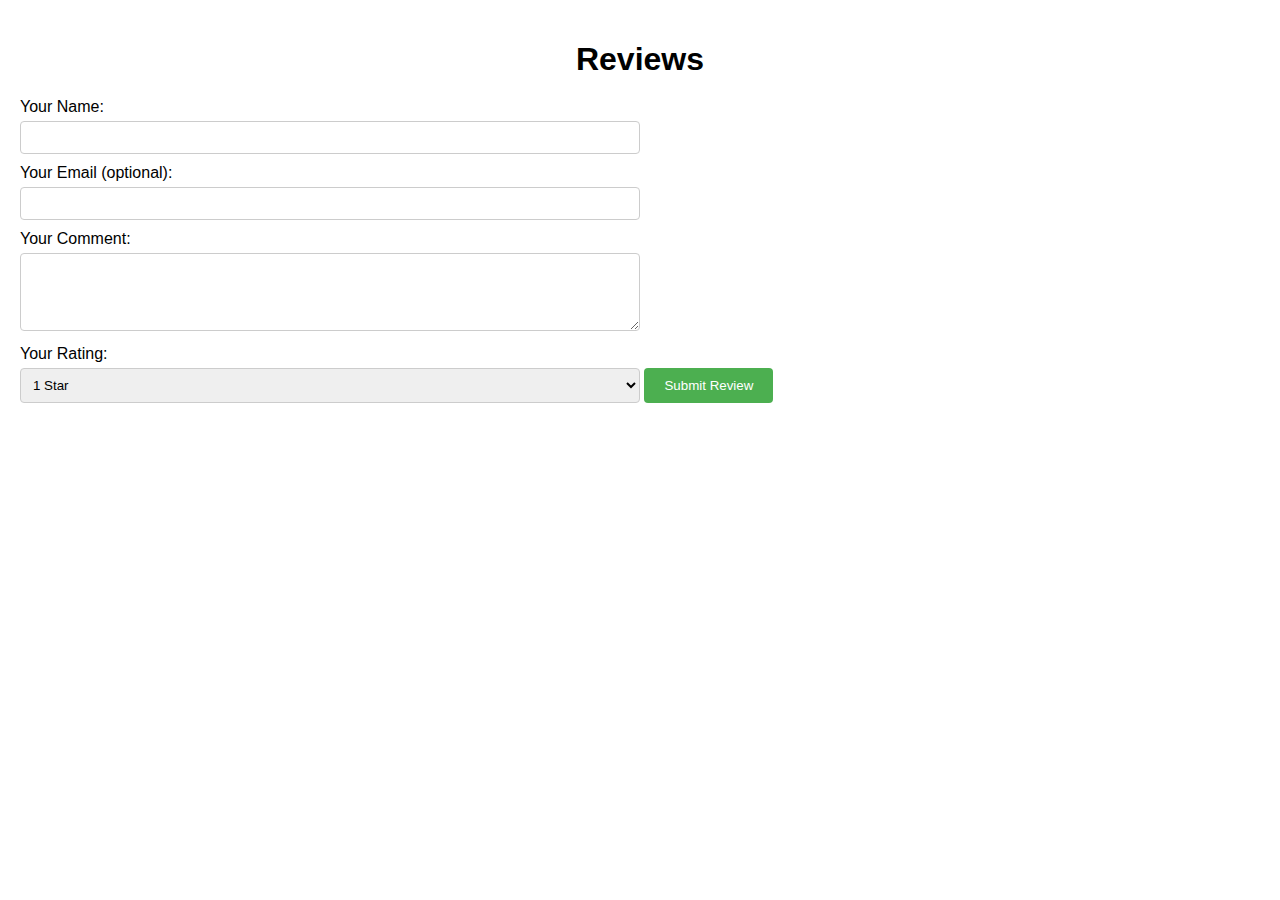
<file: reviews.html>
<!DOCTYPE html>
<html lang="en">
<head>
    <meta charset="UTF-8">
    <meta http-equiv="X-UA-Compatible" content="IE=edge">
    <meta name="viewport" content="width=device-width, initial-scale=1.0">
    <title>Website Reviews</title>
    <link rel="stylesheet" href="styles1.css"> <!-- Include your CSS file -->
</head>
<body>
    <h1>Reviews</h1>

    <!-- Existing Reviews Section -->
    <div id="existing-reviews">
        <!-- Display existing reviews here dynamically using JavaScript -->
    </div>

    <!-- Form for Leaving Reviews -->
    <form id="review-form">
        <label for="name">Your Name:</label>
        <input type="text" id="name" required>
        <label for="email">Your Email (optional):</label>
        <input type="email" id="email">
        <label for="comment">Your Comment:</label>
        <textarea id="comment" rows="4" required></textarea>
        <label for="rating">Your Rating:</label>
        <select id="rating" required>
            <option value="1">1 Star</option>
            <option value="2">2 Stars</option>
            <option value="3">3 Stars</option>
            <option value="4">4 Stars</option>
            <option value="5">5 Stars</option>
        </select>
        <button type="submit">Submit Review</button>
    </form>

    <script src="main.js"></script> <!-- Include your JavaScript file -->
</body>
</html>
</file>
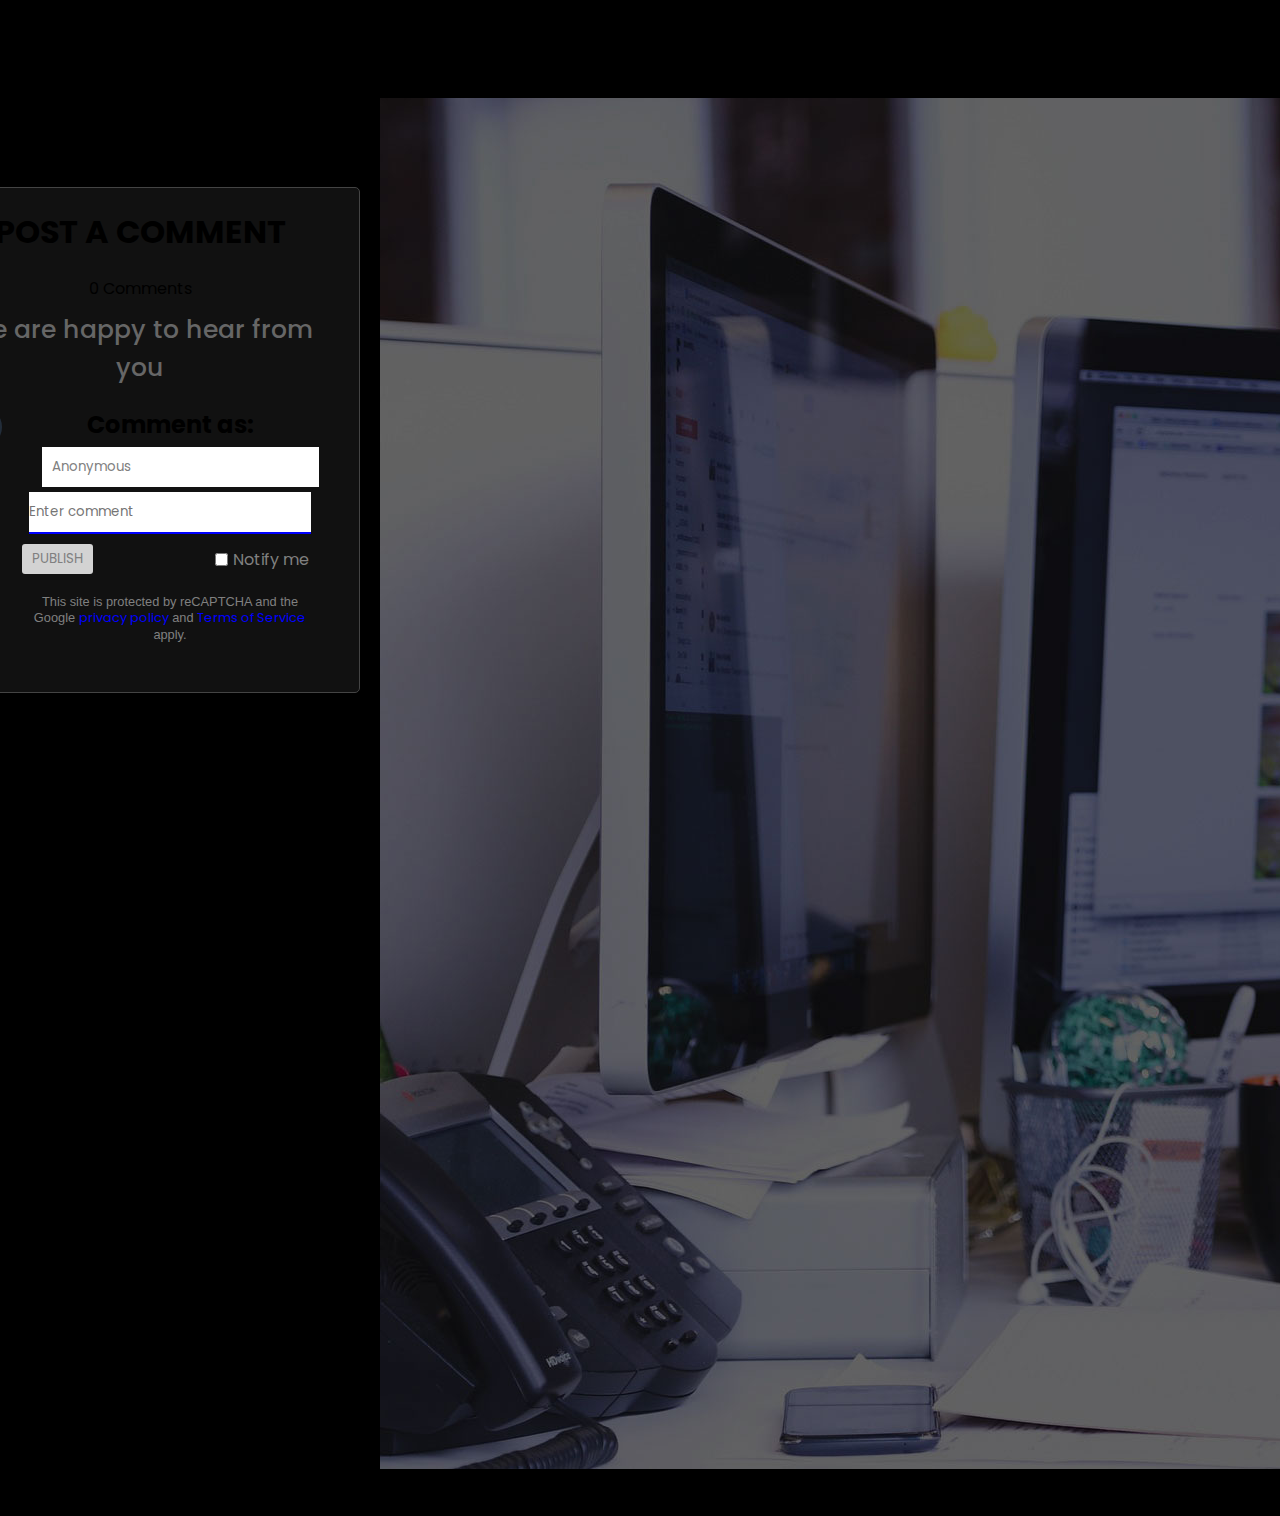
<file: star.html>
<!DOCTYPE html>
<html lang="en">
<head>
    <meta charset="UTF-8">
    <meta name="viewport" content="width=device-width, initial-scale=1.0">
    <title>UI/UX Comment Section Design with Star Rating</title>
    <link rel="stylesheet" href="index.css">
    <link rel="stylesheet" href="star.css">
    <link rel="stylesheet" href="https://cdnjs.cloudflare.com/ajax/libs/font-awesome/5.15.3/css/all.min.css">
</head>
<body>

<div class="container">
    <div class="head">
        <h1>Post a Comment</h1>
    </div>
    <div><span id="comment">0</span> Comments</div>
    <div class="text">
        <p>We are happy to hear from you</p>
    </div>
    <div class="comments"></div>
    <div class="commentbox">
        <img src="user1.png" alt="">
        <div class="content">
            <h2>Comment as: </h2>
            <input type="text" value="Anonymous" class="user">
            <div class="commentinput">
                <input type="text" placeholder="Enter comment" class="usercomment">
                <div class="buttons">
                    <button type="submit" disabled id="publish">Publish</button>
                    <div class="notify">
                        <input type="checkbox" class="notifyinput"> <span>Notify me</span>
                    </div>
                </div>
            </div>
            <p class="policy">This site is protected by reCAPTCHA and the Google <a href="">privacy policy</a> and <a href="">Terms of Service</a> apply.</p>
        </div>
    </div>
</div>

<div class="star-container">
    <div class="star-content">
        <div class="post">
            <div class="text">Thanks for rating us!</div>
            <div class="edit">EDIT</div>
        </div>
        <div class="star-widget">
            <input type="radio" name="rate" id="rate-5">
            <label for="rate-5" class="fas fa-star"></label>
            <input type="radio" name="rate" id="rate-4">
            <label for="rate-4" class="fas fa-star"></label>
            <input type="radio" name="rate" id="rate-3">
            <label for="rate-3" class="fas fa-star"></label>
            <input type="radio" name="rate" id="rate-2">
            <label for="rate-2" class="fas fa-star"></label>
            <input type="radio" name="rate" id="rate-1">
            <label for="rate-1" class="fas fa-star"></label>
            <form action="#">
                <header></header>
                <div class="textarea">
                    <textarea cols="30" placeholder="Describe your experience.."></textarea>
                </div>
                <div class="btn">
                    <button type="submit">Post</button>
                </div>
            </form>
        </div>
    </div>
    <div class="review-content">
        <h2>Review Content</h2>
        <div class="video-review">
            <iframe width="560" height="315" src="https://www.youtube.com/embed/dQw4w9WgXcQ" frameborder="0" allowfullscreen></iframe>
        </div>
        <div class="image-review">
            <img src="images/img1.1.jpg" alt="Sample Image">
        </div>
    </div>
</div>

<script>
    const btn = document.querySelector("button");
    const post = document.querySelector(".post");
    const widget = document.querySelector(".star-widget");
    const editBtn = document.querySelector(".edit");
    btn.onclick = () => {
        widget.style.display = "none";
        post.style.display = "block";
        editBtn.onclick = () => {
            widget.style.display = "block";
            post.style.display = "none";
        }
        return false;
    }

    const USERID = {
        name: null,
        identity: null,
        image: null,
        message: null,
        date: null
    }

    const userComment = document.querySelector(".usercomment");
    const publishBtn = document.querySelector("#publish");
    const comments = document.querySelector(".comments");
    const userName = document.querySelector(".user");
    const notify = document.querySelector(".notifyinput");

    userComment.addEventListener("input", e => {
        if (!userComment.value) {
            publishBtn.setAttribute("disabled", "disabled");
            publishBtn.classList.remove("abled")
        } else {
            publishBtn.removeAttribute("disabled");
            publishBtn.classList.add("abled")
        }
    })

    function addPost() {
        if (!userComment.value) return;
        USERID.name = userName.value;
        if (USERID.name === "Anonymous") {
            USERID.identity = false;
            USERID.image = "anonymous.png"
        } else {
            USERID.identity = true;
            USERID.image = "user.png"
        }

        USERID.message = userComment.value;
        USERID.date = new Date().toLocaleString();
        let published =
            `<div class="parents">
            <img src="${USERID.image}">
            <div>
                <h1>${USERID.name}</h1>
                <p>${USERID.message}</p>
                <div class="engagements"><img src="like.png" id="like"><img src="share.png" alt=""></div>
                <span class="date">${USERID.date}</span>
            </div>    
        </div>`

        comments.innerHTML += published;
        userComment.value = "";
        publishBtn.classList.remove("abled")

        let commentsNum = document.querySelectorAll(".parents").length;
        document.getElementById("comment").textContent = commentsNum;
    }

    publishBtn.addEventListener("click", addPost);
</script>

</body>
</html>
</file>
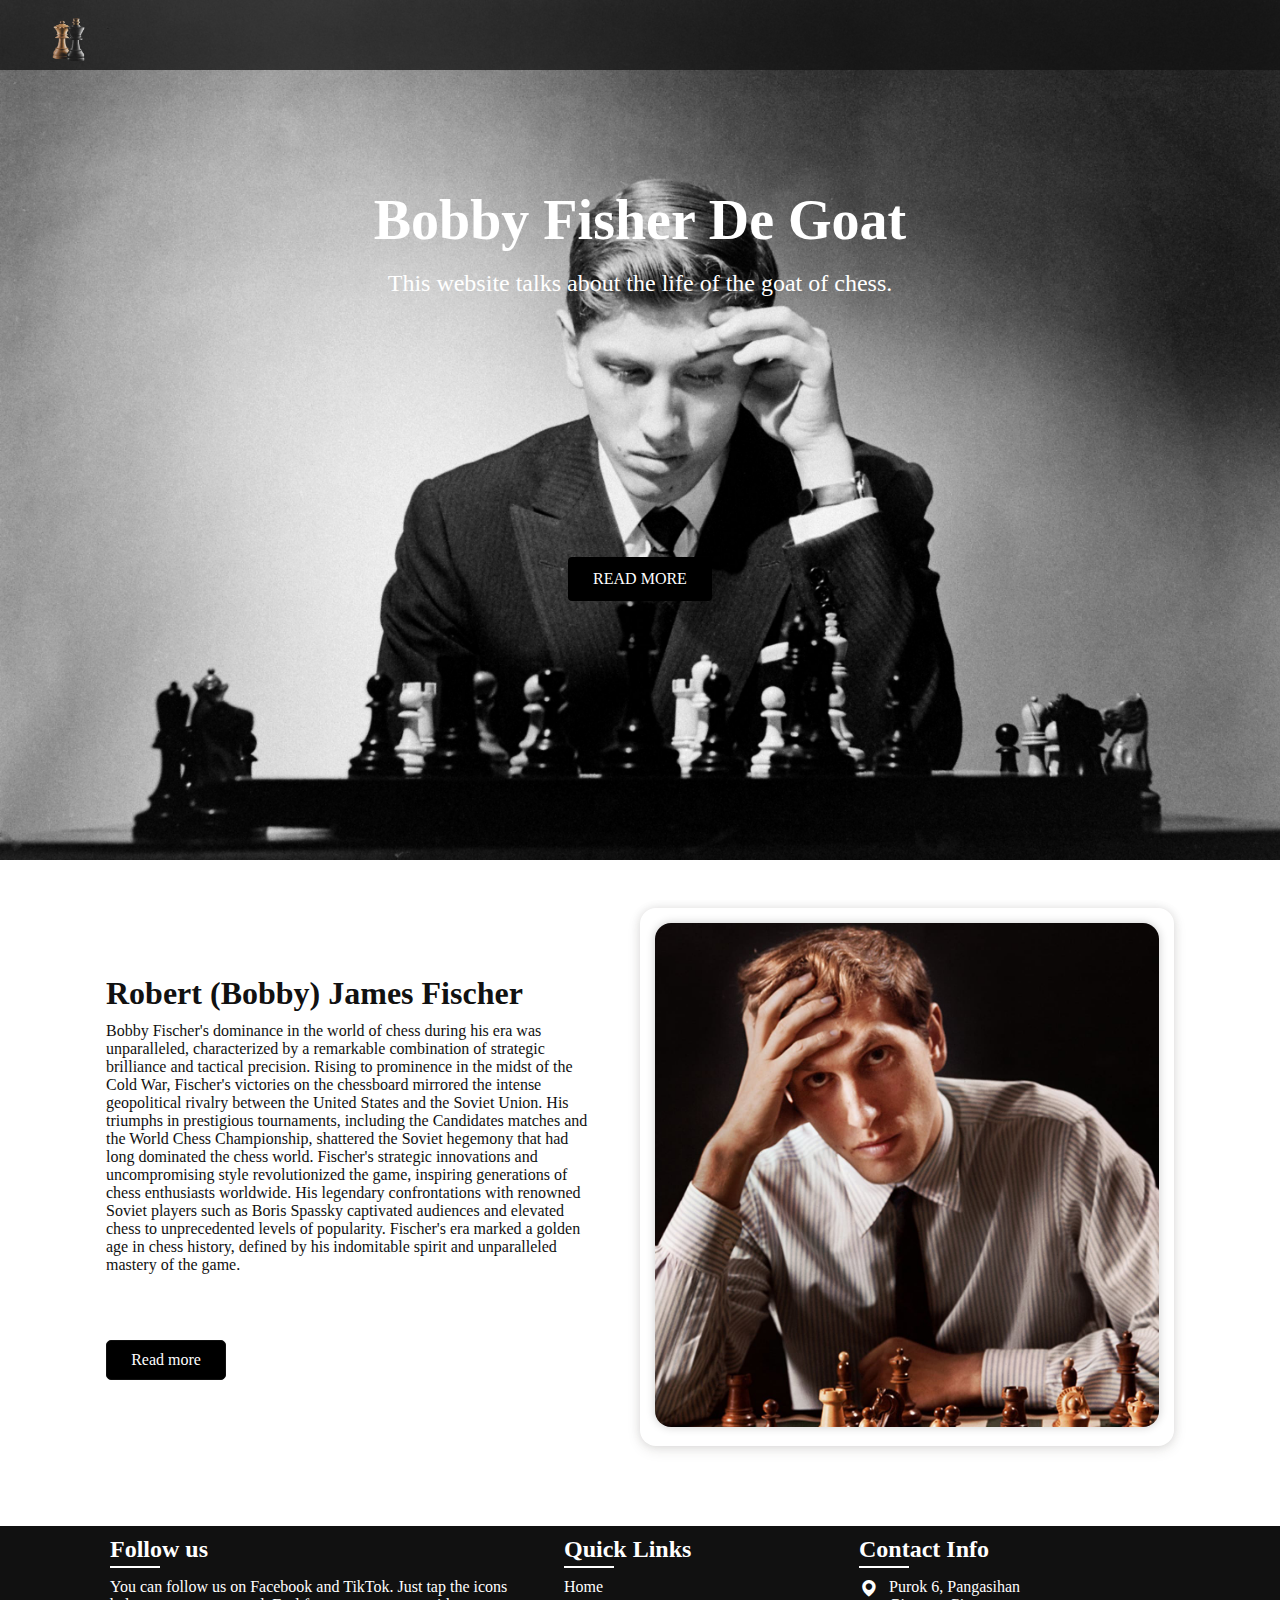
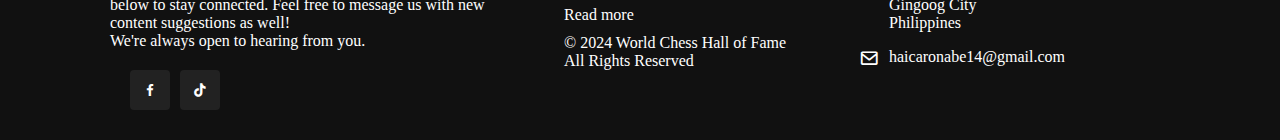
<file: tribute.html>
<!DOCTYPE html>
<html lang="en">
<head>
    <meta charset="UTF-8">
    <meta http-equiv="X-UA-Compatible" content="IE=edge">
    <meta name="viewport" content="width=device-width, initial-scale=1.0">
    <title>Bobby Fisher</title>
    <!-- Box-icon -->
    <link href='https://unpkg.com/boxicons@2.1.4/css/boxicons.min.css' rel='stylesheet'>
    <link rel="stylesheet" href="tribute.css">
    <style>
        /* Hide the list initially */
        .life-events {
            display: none;
        }
        .hide-button {
            display: none;
        }
    </style>
</head>
<body>

<header>
    <div class="navcontainer">
        <img src="images/logo.png" alt="" class="fitBg">
    </div>
</header>

<section class="home" id="home">
    <div class="home-content">
        <div class="home-text container">
            <h2 class="home-title">Bobby Fisher De Goat</h2>
            <br>
            <span class="home-subtitle">This website talks about the life of the goat of chess.</span>
        </div>
        <div class="Follow">
            <a href="#about" class="Follow" >Read more</a>
        </div>
    </div>
</section>

<section class="about container" id="about">
    <div class="contentBx">
        <h2 class="titleText">Robert (Bobby) James Fischer</h2>
        <p class="title-text">
            Bobby Fischer's dominance in the world of chess during his era was unparalleled, characterized by a remarkable combination of strategic brilliance and tactical precision. Rising to prominence in the midst of the Cold War, Fischer's victories on the chessboard mirrored the intense geopolitical rivalry between the United States and the Soviet Union. His triumphs in prestigious tournaments, including the Candidates matches and the World Chess Championship, shattered the Soviet hegemony that had long dominated the chess world. Fischer's strategic innovations and uncompromising style revolutionized the game, inspiring generations of chess enthusiasts worldwide. His legendary confrontations with renowned Soviet players such as Boris Spassky captivated audiences and elevated chess to unprecedented levels of popularity. Fischer's era marked a golden age in chess history, defined by his indomitable spirit and unparalleled mastery of the game.
        </p>

        <br>
        <br>
        <ul class="life-events">
            <li><strong>1943:</strong> Robert James Fischer is born on March 9 in Chicago, Illinois, USA.</li>
            <li><strong>1956:</strong> At the age of 13, Fischer wins the United States Junior Chess Championship, the first of many chess achievements.</li>
            <li><strong>1958:</strong> Becomes the youngest ever Grandmaster at the age of 15, a record that stood until 1991.</li>
            <li><strong>1962:</strong> Fischer wins the U.S. Championship for the first time, the beginning of his dominance in American chess.</li>
            <li><strong>1970:</strong> Fischer wins the Interzonal Tournament, qualifying him for the Candidates matches.</li>
            <li><strong>1971:</strong> Dominates the Candidates matches, defeating former World Champions Tigran Petrosian and Boris Spassky.</li>
            <li><strong>1972:</strong> Plays Boris Spassky for the World Chess Championship in Reykjavik, Iceland, and becomes World Chess Champion, ending Soviet dominance in chess.</li>
            <li><strong>1975:</strong> Due to disputes with FIDE (World Chess Federation), Fischer refuses to defend his title, and Anatoly Karpov becomes the new World Champion by default.</li>
            <li><strong>1992:</strong> After 20 years of inactivity, Fischer plays a highly publicized rematch against Boris Spassky in Yugoslavia, violating U.S. sanctions and leading to legal troubles.</li>
            <li><strong>2008:</strong> Bobby Fischer passes away on January 17 in Reykjavik, Iceland, at the age of 64.</li>
        </ul>
        <a href="#" class="btn2" onclick="toggleLifeEvents(event)">Read more</a>
        <a href="#" class="hide-button" onclick="hideLifeEvents(event)">Hide</a>
    </div>
    <div class="imgBx">
        <img src="images/bob.jpg" alt="" class="fitBg">
    </div>
</section>

<footer>
    <div class="footer-container">
        <div class="sec aboutus">
            <h2>Follow us</h2>
            <p>You can follow us on Facebook and TikTok. Just tap the icons below to stay connected. Feel free to message us with new content suggestions as well! <br> We're always open to hearing from you.</p>
            <ul class="sci">
                <li><a href="https://www.facebook.com/med.mabale"><i class="bx bxl-facebook"></i></a></li>
                <li><a href="https://worldchesshof.org/hof-inductee/robert-bobby-james-fischer"><i class="bx bxl-tiktok"></i></a></li>
            </ul>
        </div>
        <div class="sec quicklinks">
            <h2>Quick Links</h2>
            <ul>
                <li><a href="#">Home</a></li>
                <li><a href="#">Read more</a></li>
                <span>© 2024 World Chess Hall of Fame  <br> All Rights Reserved</span>
            </ul>
        </div>
        <div class="sec contactBx">
            <h2>Contact Info</h2>
            <ul class="info">
                <li>
                    <span><i class='bx bxs-map'></i></span>
                    <span>Purok 6, Pangasihan <br> Gingoog City <br> Philippines</span>
                </li>
                <li>
                    <span><i class='bx bx-envelope' ></i></span>
                    <p><a href="mailto:haicaronabe14@gmail.com">haicaronabe14@gmail.com</a></p>
                </li>
            </ul>
        </div>
    </div>
</footer>

<script>
    function toggleLifeEvents(event) {
        event.preventDefault();
        var lifeEvents = document.querySelector('.life-events');
        var btn2 = document.querySelector('.btn2');
        var hideButton = document.querySelector('.hide-button');
        lifeEvents.style.display = 'block';
        btn2.style.display = 'none';
        hideButton.style.display = 'block';
    }

    function hideLifeEvents(event) {
        event.preventDefault();
        var lifeEvents = document.querySelector('.life-events');
        var btn2 = document.querySelector('.btn2');
        var hideButton = document.querySelector('.hide-button');
        lifeEvents.style.display = 'none';
        btn2.style.display = 'block';
        hideButton.style.display = 'none';
    }
</script>

</body>
</html>
</file>
<file: styles1.css>
/* Body Styles */
body {
    font-family: Arial, sans-serif;
    margin: 0;
    padding: 20px;
}

/* Heading Styles */
h1 {
    text-align: center;
    margin-bottom: 20px;
}

/* Form Styles */
form {
    margin-bottom: 20px;
    align-items: center;
}

label {
    display: block;
    margin-bottom: 5px;
}

input[type="text"],
input[type="email"],
textarea,
select {
    width: 50%;
    padding: 8px;
    margin-bottom: 10px;
    border: 1px solid #ccc;
    border-radius: 4px;
    box-sizing: border-box;

}

button[type="submit"] {
    background-color: #4CAF50;
    color: white;
    padding: 10px 20px;
    border: none;
    border-radius: 4px;
    cursor: pointer;
}

button[type="submit"]:hover {
    background-color: #45a049;
}

/* Review Display Styles */
#existing-reviews {
    margin-bottom: 20px;
}

#existing-reviews > div {
    margin-bottom: 10px;
}

#existing-reviews > div > p {
    margin-top: 5px;
}

/* Divider Styles */
hr {
    border: none;
    border-top: 1px solid #ccc;
    margin: 10px 0;
}
</file>
<file: index.css>
* {
    margin: 0;
    padding: 0;
}


body {
    position: relative;
    min-height: 100vh;
    display: flex;
    justify-content: center;
    align-items: center;
    background: #f2f2f2;
    /* background: #353935; */
}

.container {
    background: #fff;
    padding: 20px;
    font-family: monospace;
    width: 500px;
    box-shadow: 0 0 5px #000;
}

.head {
    text-transform: uppercase;
    margin-bottom: 20px;
}

.text {
    margin: 10px 0;
    font-family: sans-serif;
    font-size: 0.9em;
}

.commentbox {
    display: flex;
    justify-content: space-around;
    padding: 10px;
}

.commentbox > img {
    width: 40px;
    height: 40px;
    border-radius: 50%;
    /* float: left; */
    margin-right: 20px;
    object-fit: cover;
    object-position: center;
}

.content {
    width: 100%;
}

.user {
    border: none;
    outline: none;
    margin: 5px 0;
    color: #808080;
    margin-left: 20px;
    padding: 10px;
}

.commentinput > input {
    border: none;
    padding: 10px;
    padding-left: 0;
    outline: none;
    border-bottom: 2px solid blue;
    margin-bottom: 10px;
    width: 95%;
}

.buttons {
    display: flex;
    justify-content: space-between;
    align-items: center;
    color: #808080;
}

.buttons > button {
    padding: 5px 10px;
    background: lightgrey;
    color: #808080;
    text-transform: uppercase;
    border: none;
    outline: none;
    border-radius: 3px;
    cursor: pointer;
}

.buttons > button.abled {
    background: blue;
    color: #fff;
}

.policy {
    margin: 20px 0;
    font-size: 0.8em;
    font-family: Arial, sans-serif;
    color: #808080;
}

.policy a {
    text-decoration: none;
    color: blue;
}

.notify {
    margin-right: 10px;
    display: flex;
    align-items: center;
}

.notify > input {
    margin-right: 5px;
    border: 2px solid #808080;
}

.parents {
    font-family: Arial, sans-serif;
    display: flex;
    margin-bottom: 30px;
}

.parents h1 {
    font-size: 0.9em;
}

.parents p {
    margin: 10px 0;
    font-size: 0.9em;
}

.parents > img {
    width: 40px;
    height: 40px;
    border-radius: 50%;
    margin-right: 20px;
    object-fit: cover;
    object-position: center;
}

.engagements {
    display: flex;
    align-items: center;
    margin-bottom: 10px;
}

.engagements img {
    width: 20px;

}

.engagements img:nth-child(1) {
    margin-right: 10px;
    width: 25px;
}

.date {
    color: #808080;
    font-size: 0.8em;
}




/* .policy {
    width: 100px;
} */

/* body::before {
    content: "";
    position: absolute;
    width: 100%;
    height: 100%;
    background: #F88379;
} */

/* body::after {
    content: "";
    position: absolute;
    width: 50%;
    height: 100%;
    top: 0;
    right: 0;
    transform: skew(20deg);
    background: #F2D2BD;
    z-index: -1;
} */

/* 
F88379 !IMPORTANT
F2D2BD !IMPORTANT
#9F2B68
F2D2BD
DE3163
*/


/* .comment {
    width: 400px;
    background: #fff;
    padding: 10px;
    border-left: 3px solid purple;
}

.comment div {
    width: 100%;
    margin: 20px 0;
}

.comment div input {
    width: 100%;
    outline: none;
    border: none;
}

.comment div textarea {
    width: 100%;
    outline: none;
    border: none;
    resize: none;
    font-family: Arial, sans-serif;
}

.comment div:nth-child(2) {
    margin-bottom: 0;
}

.comment div:last-child {
    margin: 0;
    text-align: right;
}

.comment div button {
    padding: 5px 15px;
    background: purple;
    color: #fff;
    border: none;
    outline: none;
    border-radius: 4px;
    cursor: pointer;
}

.posts {
    display: grid;
    grid-template-columns: repeat(2, 1fr);
    margin-top: 50px;
}

.parent {
    background: #fff;
    padding: 10px;
    width: 400px;
} */

/* 

#36454F
#023
#353935
28282B




*/
</file>
<file: star.css>
@import url('https://fonts.googleapis.com/css?family=Poppins:400,500,600,700&display=swap');

/* General Styles */
*{
  margin: 0;
  padding: 0;
  box-sizing: border-box;
  font-family: 'Poppins', sans-serif;
}
html,body{
  height: 100%;
  text-align: center;
  background: #000;
}

/* Container Styles */
.container{
  position: relative;
  width: 100%;
  max-width: 600px;
  margin: 0 auto;
  background: #111;
  padding: 20px 30px;
  border: 1px solid #444;
  border-radius: 5px;
  display: flex;
  align-items: center;
  justify-content: center;
  flex-direction: column;
  margin-bottom: 20px;
}
.container .post{
  display: none;
}
.container .text{
  font-size: 25px;
  color: #666;
  font-weight: 500;
}
.container .edit{
  position: absolute;
  right: 10px;
  top: 5px;
  font-size: 16px;
  color: #666;
  font-weight: 500;
  cursor: pointer;
}
.container .edit:hover{
  text-decoration: underline;
}
.container .star-widget input{
  display: none;
}
.star-widget label{
  font-size: 40px;
  color: #444;
  padding: 10px;
  float: right;
  transition: all 0.2s ease;
}
input:not(:checked) ~ label:hover,
input:not(:checked) ~ label:hover ~ label{
  color: #fd4;
}
input:checked ~ label{
  color: #fd4;
}
input#rate-5:checked ~ label{
  color: #fe7;
  text-shadow: 0 0 20px #952;
}
#rate-1:checked ~ form header:before{
  content: "I just hate it ";
}
#rate-2:checked ~ form header:before{
  content: "I don't like it ";
}
#rate-3:checked ~ form header:before{
  content: "It is awesome ";
}
#rate-4:checked ~ form header:before{
  content: "I just like it ";
}
#rate-5:checked ~ form header:before{
  content: "I just love it ";
}
.container form{
  display: none;
}
input:checked ~ form{
  display: block;
}
form header{
  width: 100%;
  font-size: 25px;
  color: #fe7;
  font-weight: 500;
  margin: 5px 0 20px 0;
  text-align: center;
  transition: all 0.2s ease;
}
form .textarea{
  height: 100px;
  width: 100%;
  overflow: hidden;
}
form .textarea textarea{
  height: 100%;
  width: 100%;
  outline: none;
  color: #eee;
  border: 1px solid #333;
  background: #222;
  padding: 10px;
  font-size: 17px;
  resize: none;
}
.textarea textarea:focus{
  border-color: #444;
}
form .btn{
  height: 45px;
  width: 100%;
  margin: 15px 0;
}
form .btn button{
  height: 100%;
  width: 100%;
  border: 1px solid #444;
  outline: none;
  background: #222;
  color: #999;
  font-size: 17px;
  font-weight: 500;
  text-transform: uppercase;
  cursor: pointer;
  transition: all 0.3s ease;
}
form .btn button:hover{
  background: #1b1b1b;
}

/* Review Content Styles */
.review-content {
  max-width: 1000px;
  margin: 0 auto;
  padding: 20px;
}

.review-content h2 {
  color: #fe7;
  margin-bottom: 20px;
}

.video-review,
.image-review {
  margin-bottom: 20px;
  max-width: 100%; /* Set the maximum width to 100% */
  height: 5%; /* Allow the height to adjust automatically */
}

@media only screen and (max-width: 768px) {
  .container {
    padding: 10px;
  }
  
  .star-widget label {
    font-size: 30px;
  }
  
  .textarea textarea {
    font-size: 14px;
  }
  
  form header {
    font-size: 20px;
  }
  
  form .btn button {
    font-size: 14px;
  }
  
  .review-content {
    padding: 10px;
  }
}
</file>
<file: tribute.css>
@import url('https://fonts.googleapis.com/css2?family=Dancing Script&display=swap');

*{
    font-family: cursive;
    margin: 0;
    padding: 0;
    scroll-behavior: smooth;
    scroll-padding-top: 2rem;
    box-sizing: border-box;
    color: white;
    
}

/* root values */
:root{
    --container-color: #1a1e21;
    --second-color: #000000;
    --text-color: #172317;
    --bg-color: #fff;
}

::selection{
    color: var(--bg-color);
    background: var(--second-color);
}

a{
    text-decoration: none;
}

li{
    list-style: none;
}

img{
    width: 100%;

}

section{
    padding: 3rem 0 2rem;
}

.container{
    max-width: 1068px;
    margin: auto;
    width: 100%;
}

a{
    color: #fff;
}

/* Header */
header{
    position: fixed;
    top: 0;
    left: 0;
    width: 100%;
    height: 70px;
    background-color: #111;
    opacity: 75%;
    z-index: 200;
}

header.shadow{
    background: var(--bg-color);
    box-shadow: 0 1px 4px hsl(0 4% 14% / 10%);
    transition: .5s;
}

header.shadow .logo{
    color: var(--text-color);
}

.nav{
    display: flex;
    align-items: center;
    justify-content: space-between;
    padding: 18px 0;
}

.navcontainer img {
    width: 90px; /* Set the width of the image */
    height: 50px; /* Maintain aspect ratio */
    margin-left: 5px;
    margin-top: 15px;
}



.Follow {
    position: relative; /* Ensure the button is positioned relative to its container */
    z-index: 2; /* Ensure button is above the background */
    margin-top: 110px; /* Adjust margin if necessary */
    text-align: center;
}

.Follow a {
    display: inline-block;
    padding: 1% 2%; /* Adjust padding using percentage values */
    text-transform: uppercase;
    font-weight: 500;
    border-radius: 4px;
    background: rgba(0, 0, 0);  /* Faded black color */
    color: rgb(255, 255, 255); /* Faded black text */
    font-family: cursive;
    text-decoration: none;
    transition: 0.5s;
}

.Follow a:hover {
    background: rgba(0, 0, 0, 0.7); /* Faded black on hover */
    color: rgba(255, 255, 255, 0.9); /* White text on hover */
    transition: 0.5s;
}
.home {
    width: 100%;
    min-height: 860px;
    position: relative; /* Add position relative for absolute positioning */
}

.home::after {
    content: "";
    position: absolute;
    top: 0;
    left: 0;
    width: 100%;
    height: 100%;
    background-repeat: no-repeat;
    background-size: cover;
    z-index: -1; /* Set a negative z-index to move behind the content */
}

@keyframes swapBackground {
    0%, 50% {
        opacity: 1;
    }
    50.01%, 100% {
        opacity: 0;
    }
}

.home::after {
    background-image: url("images/bobby-fischer.jpg");
    
}



.home-content {
    position: relative;
    z-index: 1; /* Ensure content is above background */
}

/* Additional styles for .Follow, .container, etc. */



.home-text{
    color: var(--bg-color);
    display: flex;
    flex-direction: column;
    align-items: center; /* Center horizontally */
    text-align: center; /* Center text */
}

.home-title{
    font-size: 3.5rem;
    font-family: cursive;
    margin-top: 140px;
    color: #ffffff;

    border-radius: 15px;
    
}

.home-subtitle{
    font-size: 1.5rem;
    font-weight: 400;
    font-family: cursive;
    margin-bottom: 40px;
    color: #ffffff;

    border-radius: 5px;
}

.about{
    position: relative;
    width: 100%;
    display: flex !important;
    justify-content: center;
    align-items: center;
}

.about .contentBx{
    max-width: 50%;
    width: 50%;
    text-align: left;
    padding-right: 40px;
}

.titleText{
    font-weight: 600;
    color: #111;
    font-size: 2rem;
    margin-bottom: 10px;
}

.title-text{
    color: #111;
    font-size: 1em;
}

.about .imgBx {
    position: relative;
    min-width: 50%;
    width: 50%;
    min-height: 500px;
    box-shadow: 0 4px 14px hsl(35deg 25% 15% / 10%), 0 0 10px rgba(0, 0, 0, 0.1); /* Adding additional shadow */
    padding: 15px;
    border-radius: 1rem;
}

.about .imgBx .fitBg {
    border-radius: 1rem;
    box-shadow: 0 0 10px rgba(0, 0, 0, 0.2); /* Adding shadow to .fitBg */
}

.btn2, .hide-button {
    display: inline-block;
    padding: 10px 10px; /* Adjusted padding */
    width: 120px;
    background-color: var(--second-color);
    color: white;
    text-align: center;
    text-decoration: none;
    font-size: 16px; /* Adjusted font size */
    border-radius: 5px;
    cursor: pointer;
    transition: background-color 0.3s;
    margin-top: 30px;
    border: .8px solid #111;
}

.btn2:hover, .hide-button:hover {
    background-color: rgba(0, 0, 0, 0.7);
    color: #fff;
    border: none;
}

.hide-button {
    display: none;
}





.life-events {
    list-style-type: none;
    padding: 0;
    color: #000000;
}

.life-events li {
    margin-bottom: 10px;
    color: #000000;
}

.life-events li strong {
    font-weight: bold;
    margin-right: 5px;
    color: #000000;
}

.life-events li:last-child {
    margin-bottom: 0;
}



footer{
    position: relative;
    width: 100%;
    height: 50%;
    padding: 10px 110px;
    margin-top: 3rem;
    background: #111;
    display: flex;
    font-family: sans-serif;
    justify-content: space-between;
}

.footer-container{
    display: flex;
    justify-content: space-between;
    flex-wrap: wrap;
    flex-direction: row;
}

.footer-container .sec{
    margin-right: 30px;
}

.footer-container .sec.aboutus{
    width: 40%;
}

.footer-container h2{
    position: relative;
    color: #fff;
    margin-bottom: 15px;
}

.footer-container h2::before{
    content: '';
    position: absolute;
    bottom: -5px;
    left: 0;
    width: 50px;
    height: 2px;
    background: var(--bg-color);
}

footer p{
    color: #fff;
}

.sci{
    margin: 20px;
    display: flex;
}

.sci li{
    list-style: none;
}

.sci li a{
    display: inline-block;
    width: 40px;
    height: 40px;
    background: #222;
    display: flex;
    justify-content: center;
    align-items: center;
    margin-right: 10px;
    text-decoration: none;
    border-radius: 4px;
    transition: .5s;
}

.sci li a:hover{
    background: #fff;
    color: #000000;
}

.sci i a .bx{
    color: #fff;
    font-size: 20px;
}

.quicklinks{
    position: relative;
    width: 25%;
}

.quicklinks ul li{
    list-style: none;
}

.quicklinks ul li a{
    color: #fff;
    text-decoration: none;
    margin-bottom: 10px;
    display: inline-block;
    transition: .3s;
}

.quicklinks ul li a:hover{
    color: #999;
}

.footer-container .contactBx{
    width: calc(35% - 60px);
    margin-right: 0 !important;
}

.contactBx .info{
    position: relative;
}

.contactBx .info li{
    display: flex !important;
    margin-bottom: 16px;
}

.contactBx .info li span:nth-child(1){
    color: #fff;
    font-size: 20px;
    margin-right: 10px;
}

.contactBx .info li span{
    color: #fff;
}

.contactBx .info li a{
    color: #fff;
    text-decoration: none;
    transition: .5s;
}

.contactBx .info li a:hover{
    color: #999;
}


/*--------------------------------------------------------*/

@media (max-width: 1060px){
    .container{
        margin: 0 auto;
        width: 95%;
    }

    .home-text{
        width: 100%
    }
}

@media (max-width: 768px){
    .nav{
        padding: 10px 0;
    }

    section{
        padding: 2rem 0 !important;
    }

    .header-content{
        margin-top: 3rem !important;
    }

    .home{
        min-height: 380px;
    }

    .home-title{
        font-size: 3rem;
    }

    .header-title{
        font-size: 2rem;
    }

    .header-img{
        height: 370px;
    }

    .about{
        flex-direction: column;
    }

    .about .contentBx{
        min-width: 100%;
        width: 100%;
        text-align: center;
        padding-right: 0px;
    }

    .about .contentBx,
    .about .imgBx{
        min-width: 100%;
        width: 100%;
        padding-right: 0px;
        text-align: center;
    }

    .about .imgBx{
        min-height: 250px;
    }

    .btn2{
        margin-bottom: 30px;
    }

    .post-header{
        height: 435px;
    }

    .post-header{
        margin-top: 9rem !important;
    }
}

@media (max-width: 570px){
    .post-header{
        height: 390px;
    }

    .header-title{
        width: 100%;
    }

    .header-img{
        height: 340px;
    }
}

@media (max-width: 396px){
    .home-title{
        font-size: 2rem;
    }

    .home-subtitle{
        font-size: 0.9rem;
    }

    .home{
        min-height: 300px;
    }

    .post-box{
        padding: 10px;
    }

    .header-title{
        font-size: 1.4rem;
    }

    .header-img{
        height: 240px;
    }

    .post-header{
        height: 335px;
    }

    .header-img{
        height: 340px;
    }
}

/* Footer Media Query */
@media (max-width: 991px){
    footer{
        padding: 40px;
        font-size: 20px;
    }

    footer .footer-container{
        flex-direction: column;
    }

    footer .footer-container .sec{
        margin-right: 0;
        margin-bottom: 40px;
    }

    footer .footer-container .sec.aboutus{
        width: 100% !important;
    }

    footer .footer-container .quicklinks{
        width: 100%;
    }

    footer .footer-container .contactBx{
        width: 100%;
    }
}
</file>
